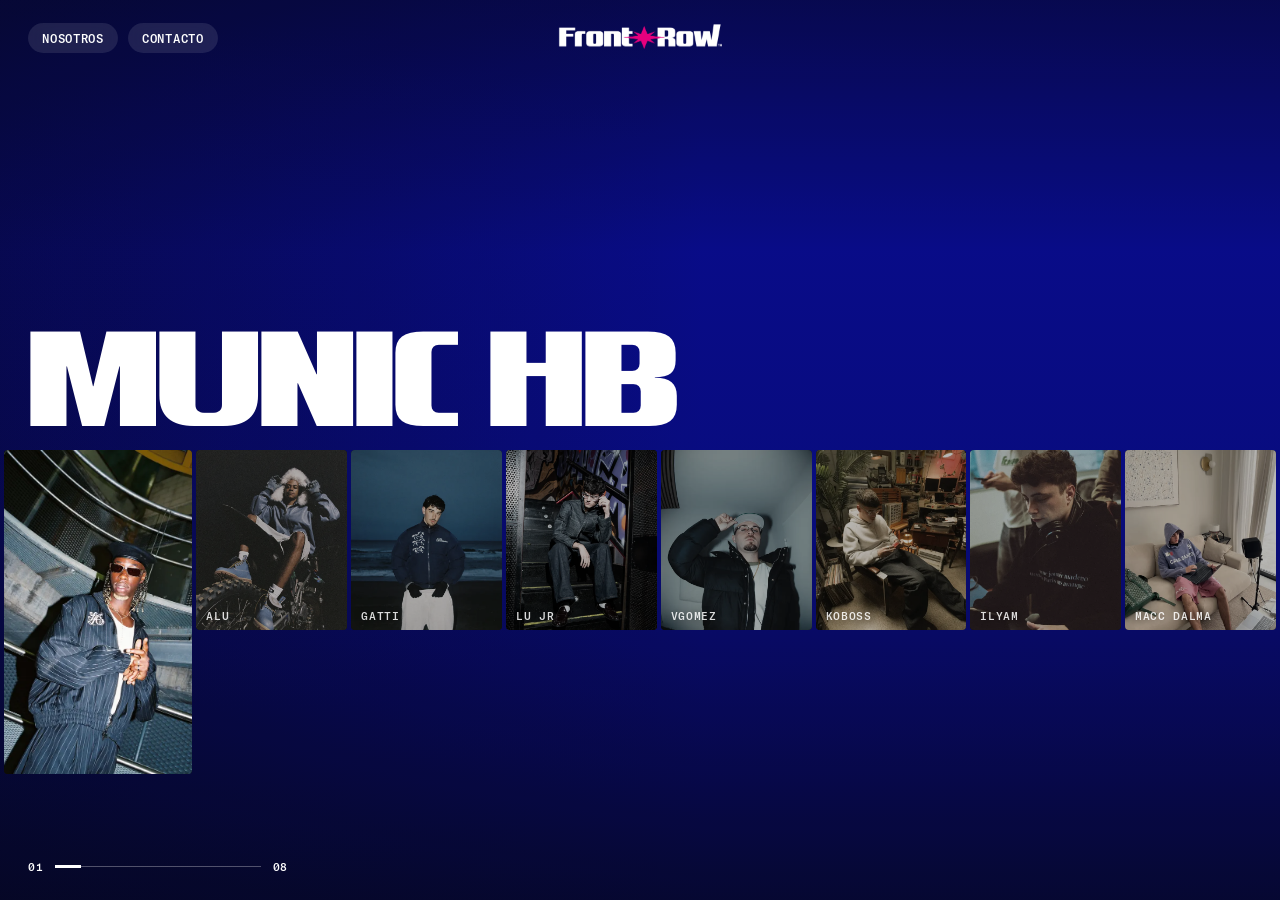
<file: index.html>
<!DOCTYPE html>
<html lang="es">
<head>
<meta charset="utf-8">
<meta name="viewport" content="width=device-width, initial-scale=1, viewport-fit=cover">
<title>Front Row Music</title>
<meta name="description" content="Management de artistas y productores. Munic HB, Alu, Gatti, Lu Jr, VGomez, Koboss, Ilyam y Macc Dalma.">
<meta property="og:title" content="Front Row Music">
<meta property="og:description" content="Management de artistas y productores. Munic HB, Alu, Gatti, Lu Jr, VGomez, Koboss, Ilyam y Macc Dalma.">
<meta property="og:image" content="https://frontrowmusic.es/assets/img/og.jpg">
<meta name="theme-color" content="#0B0F9E">
<link rel="icon" href="/favicon.png">
<link rel="preload" href="/assets/fonts/WTJazz-BoldExpanded.otf" as="font" type="font/otf" crossorigin>
<link rel="stylesheet" href="/assets/css/style.css?v=202611090210">
<link rel="preload" as="image" href="/assets/img/munic-hb.webp" media="(max-width:760px)">
</head>
<body class="home">
<div class="bg" aria-hidden="true">
  <img class="bg-img is-on" loading="lazy" src="/assets/img/munic-hb.webp" alt="" style="object-position:50% 36%;--mz:1;--mo:50% 100%">
  <img class="bg-img" alt="">
  <div class="bg-shade"></div>
</div>
<header class="top">
  <nav class="nav-l"><a class="pill" href="/nosotros/">Nosotros</a><a class="pill" href="/contacto/">Contacto</a></nav>
  <a class="logo" href="/" aria-label="Front Row Music, inicio"><img src="/assets/img/logo-blanco.png" alt="Front Row"></a>
</header>
<main class="stage">
  <div class="title">
    <h1 class="big-name" id="bigName">Munic HB</h1>
  </div>
  <nav class="strip" id="strip" aria-label="Artistas y productores">
    <a class="card is-active" href="/artistas/munic-hb/" data-i="0">
      <img src="/assets/img/munic-hb-thumb.webp" alt="Munic HB" style="object-position:50% 36%" width="560" height="840" fetchpriority="high">
      <span class="card-name">Munic HB</span>
    </a>
    <a class="card" href="/artistas/alu/" data-i="1">
      <img src="/assets/img/alu-thumb.webp" alt="Alu" style="object-position:50% 22%" width="560" height="840" loading="eager">
      <span class="card-name">Alu</span>
    </a>
    <a class="card" href="/artistas/gatti/" data-i="2">
      <img src="/assets/img/gatti-thumb.webp" alt="Gatti" style="object-position:50% 32%" width="560" height="840" loading="eager">
      <span class="card-name">Gatti</span>
    </a>
    <a class="card" href="/artistas/lu-jr/" data-i="3">
      <img src="/assets/img/lu-jr-thumb.webp" alt="Lu Jr" style="object-position:50% 22%" width="560" height="840" loading="eager">
      <span class="card-name">Lu Jr</span>
    </a>
    <a class="card" href="/artistas/vgomez/" data-i="4">
      <img src="/assets/img/vgomez-thumb.webp" alt="VGomez" style="object-position:50% 40%" width="560" height="840" loading="eager">
      <span class="card-name">VGomez</span>
    </a>
    <a class="card" href="/artistas/koboss/" data-i="5">
      <img src="/assets/img/koboss-thumb.webp" alt="Koboss" style="object-position:50% 48%" width="560" height="840" loading="eager">
      <span class="card-name">Koboss</span>
    </a>
    <a class="card" href="/artistas/ilyam/" data-i="6">
      <img src="/assets/img/ilyam-thumb.webp" alt="Ilyam" style="object-position:50% 25%" width="560" height="840" loading="eager">
      <span class="card-name">Ilyam</span>
    </a>
    <a class="card" href="/artistas/macc-dalma/" data-i="7">
      <img src="/assets/img/macc-dalma-thumb.webp" alt="Macc Dalma" style="object-position:50% 85%" width="560" height="840" loading="eager">
      <span class="card-name">Macc Dalma</span>
    </a>
  </nav>
  <div class="counter" aria-hidden="true"><span id="cNow">01</span><span class="bar"><i id="cBar"></i></span><span>08</span></div>
</main>
<script>window.FR=[{"slug": "munic-hb", "nombre": "Munic HB", "rol": "Artista", "anio": 2002, "lugar": "Sabadell", "pos": "50% 36%", "mz": 1, "mo": "50% 100%"}, {"slug": "alu", "nombre": "Alu", "rol": "Artista", "anio": 2002, "lugar": "Barcelona", "pos": "50% 22%", "mz": 1, "mo": "50% 100%"}, {"slug": "gatti", "nombre": "Gatti", "rol": "Artista", "anio": 2003, "lugar": "Mallorca", "pos": "50% 32%", "mz": 1.1, "mo": "50% 100%"}, {"slug": "lu-jr", "nombre": "Lu Jr", "rol": "Artista", "anio": 2003, "lugar": "Rota", "pos": "50% 22%", "mz": 1, "mo": "50% 100%"}, {"slug": "vgomez", "nombre": "VGomez", "rol": "Artista", "anio": 1998, "lugar": "Mallorca", "pos": "50% 40%", "mz": 1.25, "mo": "50% 100%"}, {"slug": "koboss", "nombre": "Koboss", "rol": "Productor", "anio": 2002, "lugar": "Mallorca", "pos": "50% 48%", "mz": 1, "mo": "50% 100%"}, {"slug": "ilyam", "nombre": "Ilyam", "rol": "Productor", "anio": 1999, "lugar": "Mallorca", "pos": "50% 25%", "mz": 1, "mo": "50% 100%"}, {"slug": "macc-dalma", "nombre": "Macc Dalma", "rol": "Productor", "anio": 2006, "lugar": "Málaga", "pos": "50% 85%", "mz": 1.5, "mo": "35% 100%"}];</script>
<script src="/assets/js/home.js?v=202611090210" defer></script>
</body>
</html>
</file>
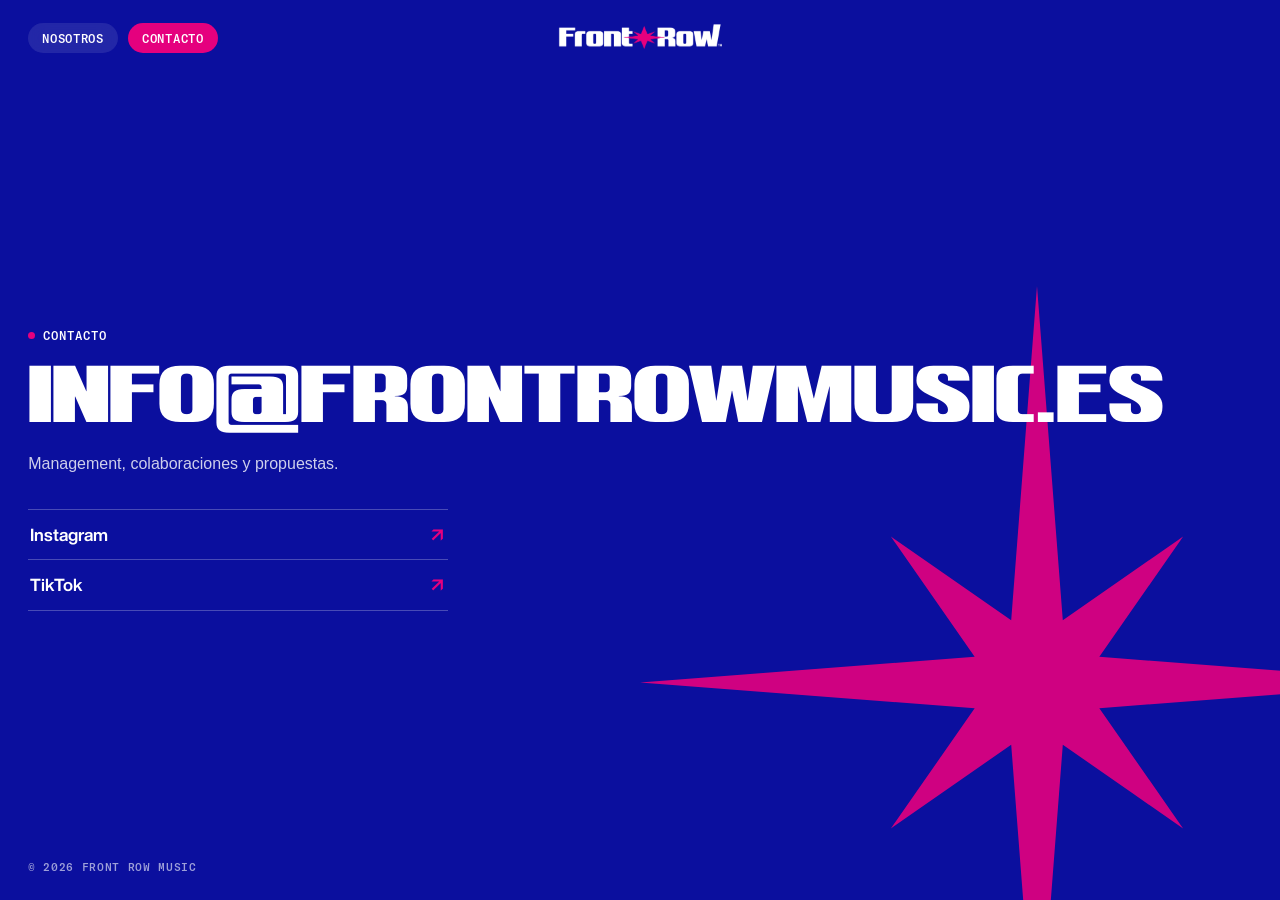
<file: contacto/index.html>
<!DOCTYPE html>
<html lang="es">
<head>
<meta charset="utf-8">
<meta name="viewport" content="width=device-width, initial-scale=1, viewport-fit=cover">
<title>Contacto · Front Row Music</title>
<meta name="description" content="Escríbenos a info@frontrowmusic.es.">
<meta property="og:title" content="Contacto · Front Row Music">
<meta property="og:description" content="Escríbenos a info@frontrowmusic.es.">
<meta property="og:image" content="https://frontrowmusic.es/assets/img/og.jpg">
<meta name="theme-color" content="#0B0F9E">
<link rel="icon" href="/favicon.png">
<link rel="preload" href="/assets/fonts/WTJazz-BoldExpanded.otf" as="font" type="font/otf" crossorigin>
<link rel="stylesheet" href="/assets/css/style.css?v=202611090210">
</head>
<body class="page contact">
<header class="top">
  <nav class="nav-l"><a class="pill" href="/nosotros/">Nosotros</a><a class="pill is-on" href="/contacto/">Contacto</a></nav>
  <a class="logo" href="/" aria-label="Front Row Music, inicio"><img src="/assets/img/logo-blanco.png" alt="Front Row"></a>
</header>
<img class="star-deco" src="/assets/img/estrella.svg" alt="" aria-hidden="true">
<main class="contact-wrap">
  <p class="role">Contacto</p>
  <a class="mail" href="mailto:info@frontrowmusic.es">info@frontrowmusic.es</a>
  <p class="contact-note">Management, colaboraciones y propuestas.</p>
  <nav class="links" aria-label="Redes de Front Row">
      <a class="link-row" href="https://www.instagram.com/frontrowmusic_/" target="_blank" rel="noopener">Instagram<span class="arr" aria-hidden="true">↗</span></a>
      <a class="link-row" href="https://www.tiktok.com/@frontrowmusic_/" target="_blank" rel="noopener">TikTok<span class="arr" aria-hidden="true">↗</span></a>
  </nav>
</main>
<footer class="foot">© 2026 Front Row Music</footer>
</body>
</html>
</file>
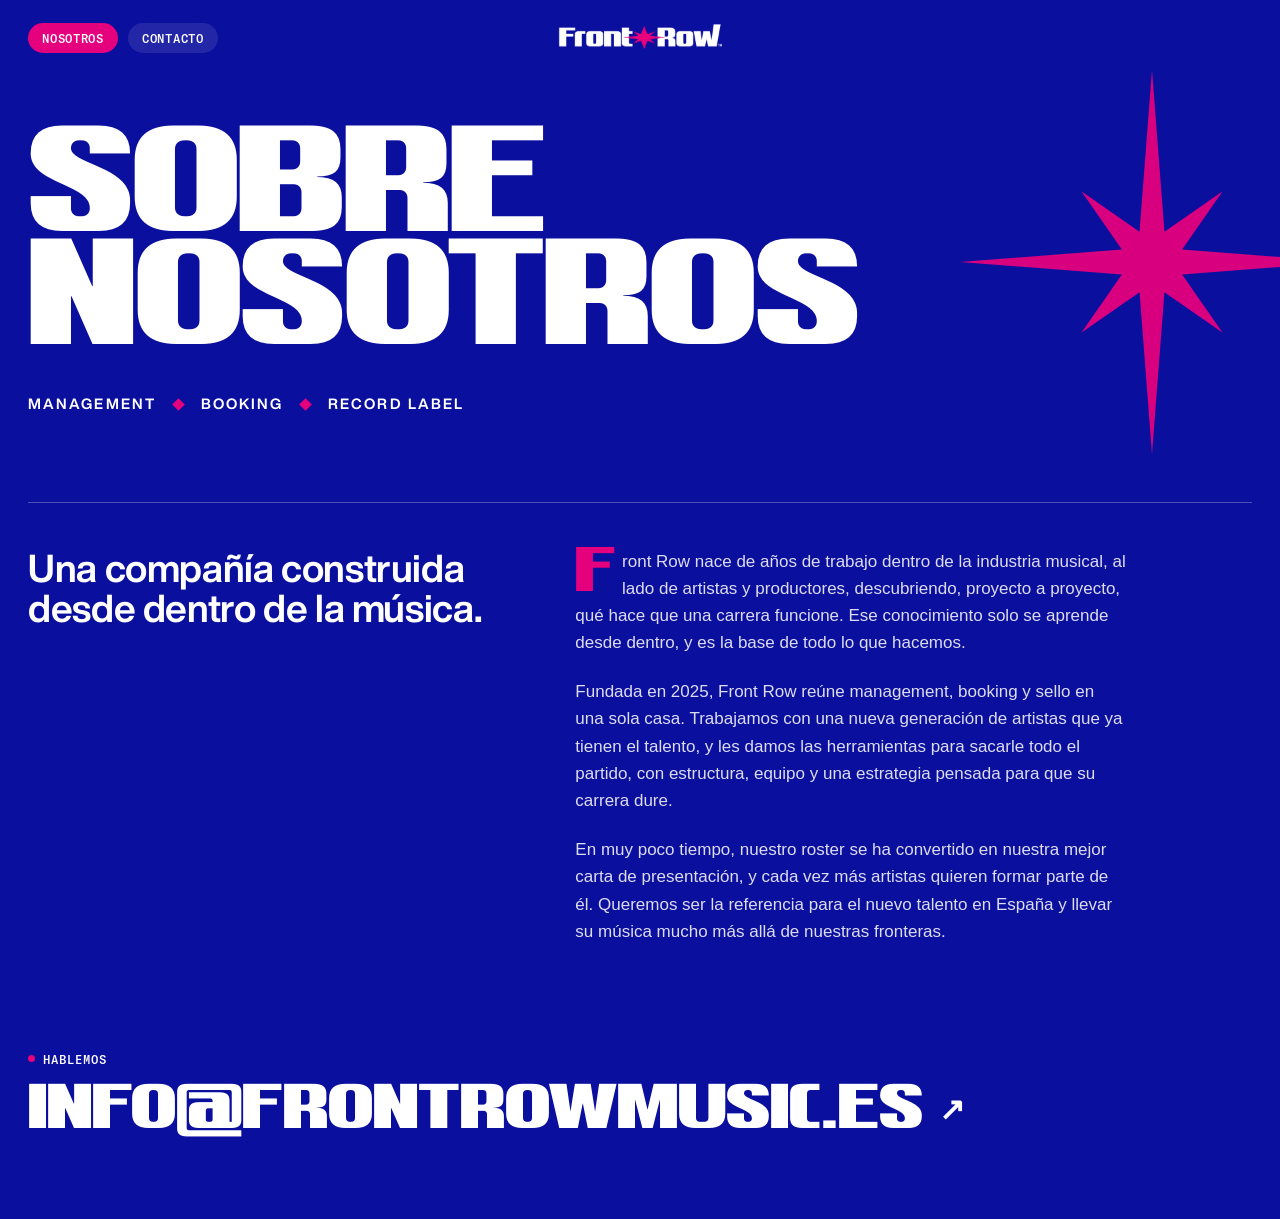
<file: nosotros/index.html>
<!DOCTYPE html>
<html lang="es">
<head>
<meta charset="utf-8">
<meta name="viewport" content="width=device-width, initial-scale=1, viewport-fit=cover">
<title>Sobre nosotros · Front Row Music</title>
<meta name="description" content="Front Row es una compañía de management, booking y sello discográfico fundada en 2025.">
<meta property="og:title" content="Sobre nosotros · Front Row Music">
<meta property="og:description" content="Front Row es una compañía de management, booking y sello discográfico fundada en 2025.">
<meta property="og:image" content="https://frontrowmusic.es/assets/img/og.jpg">
<meta name="theme-color" content="#0B0F9E">
<link rel="icon" href="/favicon.png">
<link rel="preload" href="/assets/fonts/WTJazz-BoldExpanded.otf" as="font" type="font/otf" crossorigin>
<link rel="stylesheet" href="/assets/css/style.css?v=202611090210">
</head>
<body class="page about">
<header class="top">
  <nav class="nav-l"><a class="pill is-on" href="/nosotros/">Nosotros</a><a class="pill" href="/contacto/">Contacto</a></nav>
  <a class="logo" href="/" aria-label="Front Row Music, inicio"><img src="/assets/img/logo-blanco.png" alt="Front Row"></a>
</header>
<img class="star-deco" src="/assets/img/estrella.svg" alt="" aria-hidden="true">
<main class="about-wrap">
  <header class="about-hero">
    <h1 class="about-title">Sobre<br>nosotros</h1>
    <p class="about-sub"><span>Management</span><i></i><span>Booking</span><i></i><span>Record label</span></p>
  </header>
  <div class="about-grid">
    <p class="about-lead">Una compañía construida desde dentro de la música.</p>
    <div class="about-body">
      <p class="about-p">Front Row nace de años de trabajo dentro de la industria musical, al lado de artistas y productores, descubriendo, proyecto a proyecto, qué hace que una carrera funcione. Ese conocimiento solo se aprende desde dentro, y es la base de todo lo que hacemos.</p>
      <p class="about-p">Fundada en 2025, Front Row reúne management, booking y sello en una sola casa. Trabajamos con una nueva generación de artistas que ya tienen el talento, y les damos las herramientas para sacarle todo el partido, con estructura, equipo y una estrategia pensada para que su carrera dure.</p>
      <p class="about-p">En muy poco tiempo, nuestro roster se ha convertido en nuestra mejor carta de presentación, y cada vez más artistas quieren formar parte de él. Queremos ser la referencia para el nuevo talento en España y llevar su música mucho más allá de nuestras fronteras.</p>
    </div>
  </div>
  <div class="about-cta">
    <p class="role">Hablemos</p>
    <a class="about-mail" href="mailto:info@frontrowmusic.es">info@frontrowmusic.es<span class="arr" aria-hidden="true">↗</span></a>
  </div>
</main>
</body>
</html>
</file>
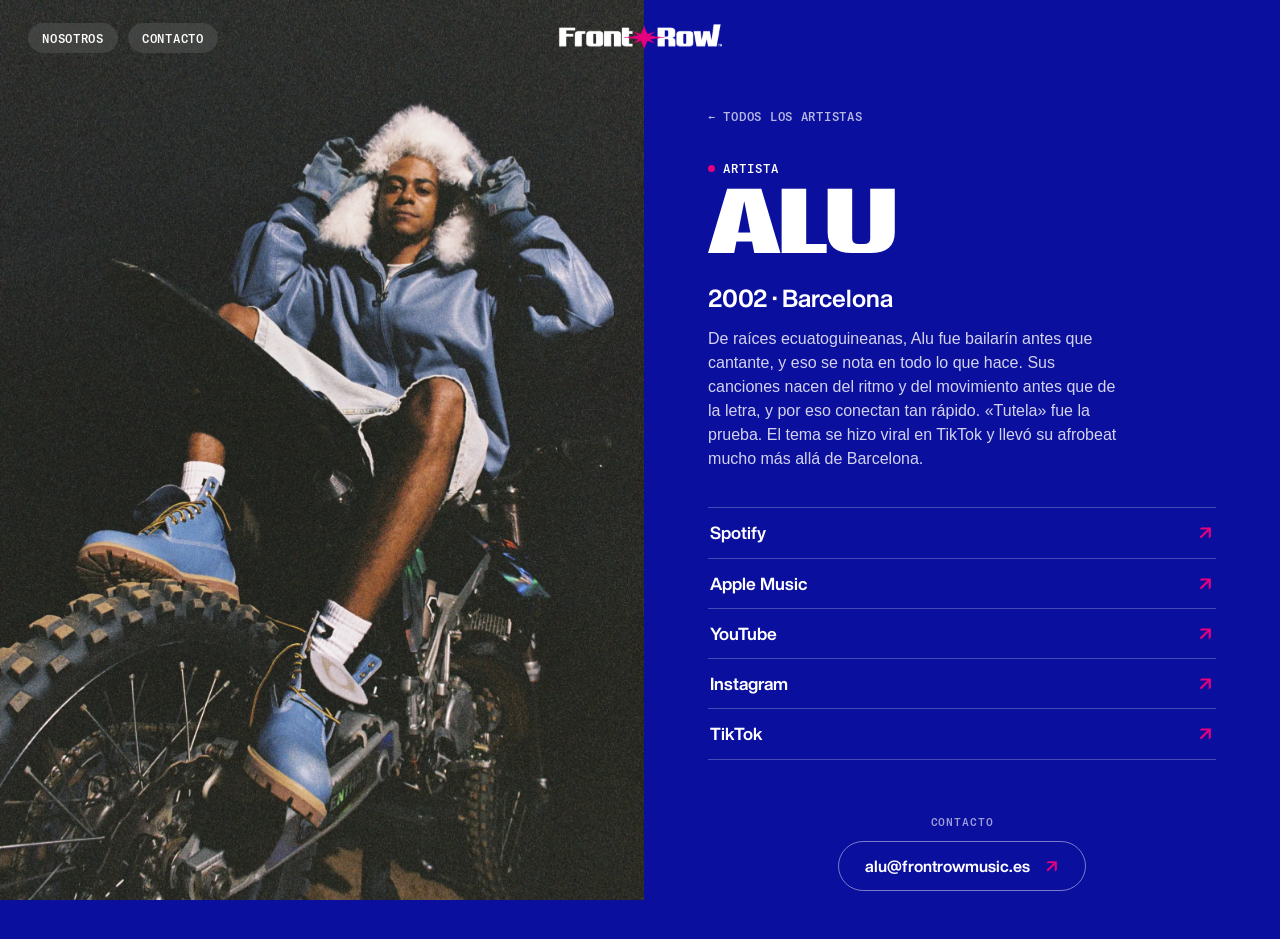
<file: artistas/alu/index.html>
<!DOCTYPE html>
<html lang="es">
<head>
<meta charset="utf-8">
<meta name="viewport" content="width=device-width, initial-scale=1, viewport-fit=cover">
<title>Alu · Front Row Music</title>
<meta name="description" content="De raíces ecuatoguineanas, Alu fue bailarín antes que cantante, y eso se nota en todo lo que hace. Sus canciones nacen del ritmo y del movimiento antes que de la letra, y por eso conectan tan rápido. «Tutela» fue la prueba. El tema se hizo viral en TikTok y llevó su afrobeat mucho más allá de Barcelona.">
<meta property="og:title" content="Alu · Front Row Music">
<meta property="og:description" content="De raíces ecuatoguineanas, Alu fue bailarín antes que cantante, y eso se nota en todo lo que hace. Sus canciones nacen del ritmo y del movimiento antes que de la letra, y por eso conectan tan rápido. «Tutela» fue la prueba. El tema se hizo viral en TikTok y llevó su afrobeat mucho más allá de Barcelona.">
<meta property="og:image" content="https://frontrowmusic.es/assets/img/og.jpg">
<meta name="theme-color" content="#0B0F9E">
<link rel="icon" href="/favicon.png">
<link rel="preload" href="/assets/fonts/WTJazz-BoldExpanded.otf" as="font" type="font/otf" crossorigin>
<link rel="stylesheet" href="/assets/css/style.css?v=202611090210">
<link rel="preload" as="image" href="/assets/img/alu.webp">
</head>
<body class="page artist">
<header class="top">
  <nav class="nav-l"><a class="pill" href="/nosotros/">Nosotros</a><a class="pill" href="/contacto/">Contacto</a></nav>
  <a class="logo" href="/" aria-label="Front Row Music, inicio"><img src="/assets/img/logo-blanco.png" alt="Front Row"></a>
</header>
<main class="artist-wrap">
  <figure class="artist-photo"><img src="/assets/img/alu.webp" alt="Alu" style="object-position:50% 22%"></figure>
  <section class="artist-info">
    <a class="back" href="/">← Todos los artistas</a>
    <p class="role">Artista</p>
    <h1 class="artist-name">Alu</h1>
    <p class="origin">2002 · Barcelona</p>
    <p class="desc">De raíces ecuatoguineanas, Alu fue bailarín antes que cantante, y eso se nota en todo lo que hace. Sus canciones nacen del ritmo y del movimiento antes que de la letra, y por eso conectan tan rápido. «Tutela» fue la prueba. El tema se hizo viral en TikTok y llevó su afrobeat mucho más allá de Barcelona.</p>
    <nav class="links" aria-label="Escuchar y seguir">
      <a class="link-row" href="https://open.spotify.com/artist/71dh3xf8unpaMDtik7HTKm" target="_blank" rel="noopener">Spotify<span class="arr" aria-hidden="true">↗</span></a>
      <a class="link-row" href="https://music.apple.com/es/artist/alu/1317158534" target="_blank" rel="noopener">Apple Music<span class="arr" aria-hidden="true">↗</span></a>
      <a class="link-row" href="https://www.youtube.com/@alu4681" target="_blank" rel="noopener">YouTube<span class="arr" aria-hidden="true">↗</span></a>
      <a class="link-row" href="https://www.instagram.com/alu.ngv/" target="_blank" rel="noopener">Instagram<span class="arr" aria-hidden="true">↗</span></a>
      <a class="link-row" href="https://www.tiktok.com/@alu.ngv" target="_blank" rel="noopener">TikTok<span class="arr" aria-hidden="true">↗</span></a>
    </nav>
    <footer class="artist-foot"><small>Contacto</small><a class="mail-pill" href="mailto:alu@frontrowmusic.es"><span>alu@frontrowmusic.es</span><span class="arr" aria-hidden="true">↗</span></a></footer>
  </section>
</main>
</body>
</html>
</file>
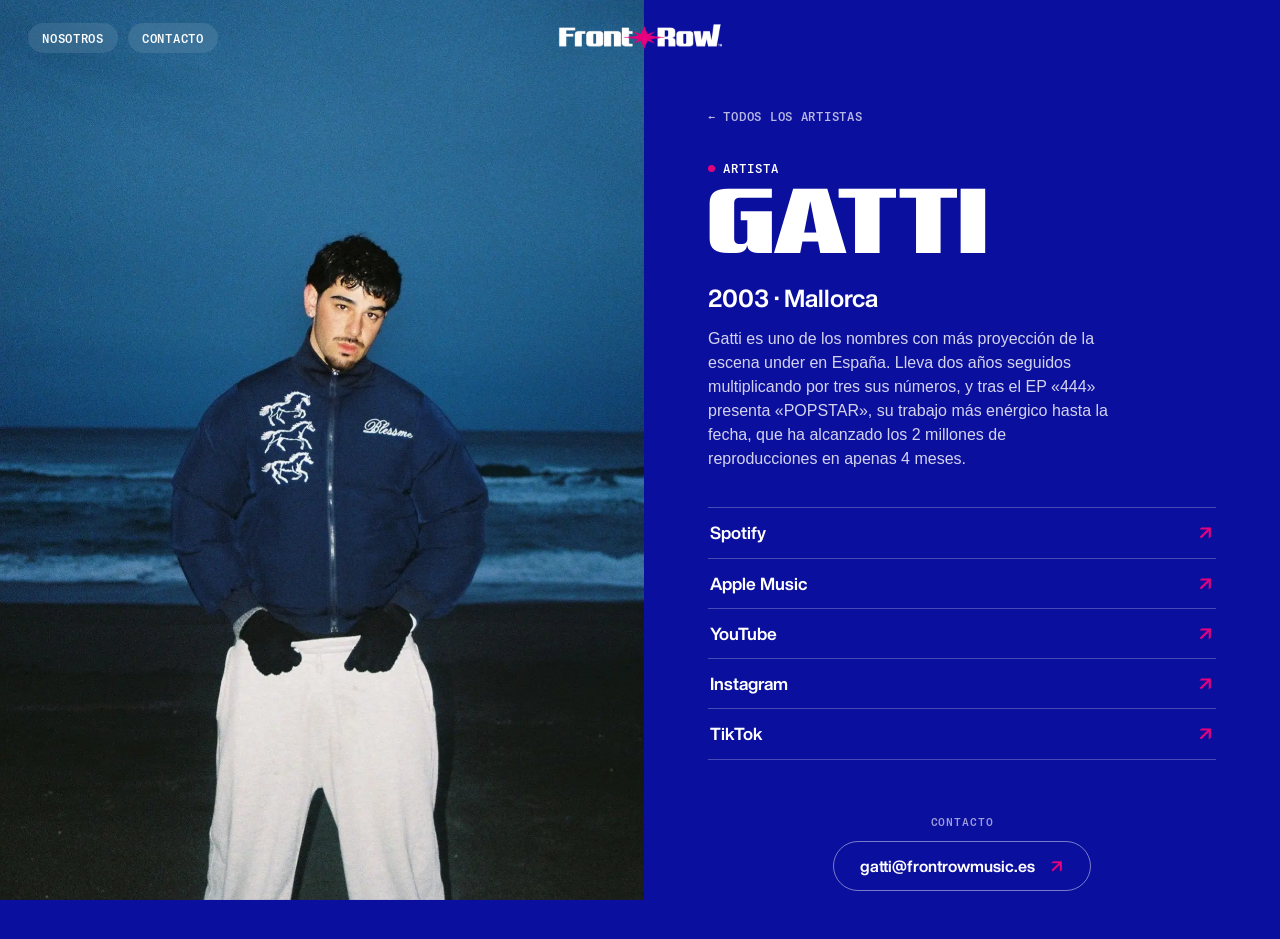
<file: artistas/gatti/index.html>
<!DOCTYPE html>
<html lang="es">
<head>
<meta charset="utf-8">
<meta name="viewport" content="width=device-width, initial-scale=1, viewport-fit=cover">
<title>Gatti · Front Row Music</title>
<meta name="description" content="Gatti es uno de los nombres con más proyección de la escena under en España. Lleva dos años seguidos multiplicando por tres sus números, y tras el EP «444» presenta «POPSTAR», su trabajo más enérgico hasta la fecha, que ha alcanzado los 2 millones de reproducciones en apenas 4 meses.">
<meta property="og:title" content="Gatti · Front Row Music">
<meta property="og:description" content="Gatti es uno de los nombres con más proyección de la escena under en España. Lleva dos años seguidos multiplicando por tres sus números, y tras el EP «444» presenta «POPSTAR», su trabajo más enérgico hasta la fecha, que ha alcanzado los 2 millones de reproducciones en apenas 4 meses.">
<meta property="og:image" content="https://frontrowmusic.es/assets/img/og.jpg">
<meta name="theme-color" content="#0B0F9E">
<link rel="icon" href="/favicon.png">
<link rel="preload" href="/assets/fonts/WTJazz-BoldExpanded.otf" as="font" type="font/otf" crossorigin>
<link rel="stylesheet" href="/assets/css/style.css?v=202611090210">
<link rel="preload" as="image" href="/assets/img/gatti.webp">
</head>
<body class="page artist">
<header class="top">
  <nav class="nav-l"><a class="pill" href="/nosotros/">Nosotros</a><a class="pill" href="/contacto/">Contacto</a></nav>
  <a class="logo" href="/" aria-label="Front Row Music, inicio"><img src="/assets/img/logo-blanco.png" alt="Front Row"></a>
</header>
<main class="artist-wrap">
  <figure class="artist-photo"><img src="/assets/img/gatti.webp" alt="Gatti" style="object-position:50% 32%"></figure>
  <section class="artist-info">
    <a class="back" href="/">← Todos los artistas</a>
    <p class="role">Artista</p>
    <h1 class="artist-name">Gatti</h1>
    <p class="origin">2003 · Mallorca</p>
    <p class="desc">Gatti es uno de los nombres con más proyección de la escena under en España. Lleva dos años seguidos multiplicando por tres sus números, y tras el EP «444» presenta «POPSTAR», su trabajo más enérgico hasta la fecha, que ha alcanzado los 2 millones de reproducciones en apenas 4 meses.</p>
    <nav class="links" aria-label="Escuchar y seguir">
      <a class="link-row" href="https://open.spotify.com/artist/5ZPltD0csqsDLzvV0JyeHa" target="_blank" rel="noopener">Spotify<span class="arr" aria-hidden="true">↗</span></a>
      <a class="link-row" href="https://music.apple.com/es/artist/gatti/1725837163" target="_blank" rel="noopener">Apple Music<span class="arr" aria-hidden="true">↗</span></a>
      <a class="link-row" href="https://www.youtube.com/@gordomelodico" target="_blank" rel="noopener">YouTube<span class="arr" aria-hidden="true">↗</span></a>
      <a class="link-row" href="https://www.instagram.com/gatti____/" target="_blank" rel="noopener">Instagram<span class="arr" aria-hidden="true">↗</span></a>
      <a class="link-row" href="https://www.tiktok.com/@gaaatti" target="_blank" rel="noopener">TikTok<span class="arr" aria-hidden="true">↗</span></a>
    </nav>
    <footer class="artist-foot"><small>Contacto</small><a class="mail-pill" href="mailto:gatti@frontrowmusic.es"><span>gatti@frontrowmusic.es</span><span class="arr" aria-hidden="true">↗</span></a></footer>
  </section>
</main>
</body>
</html>
</file>
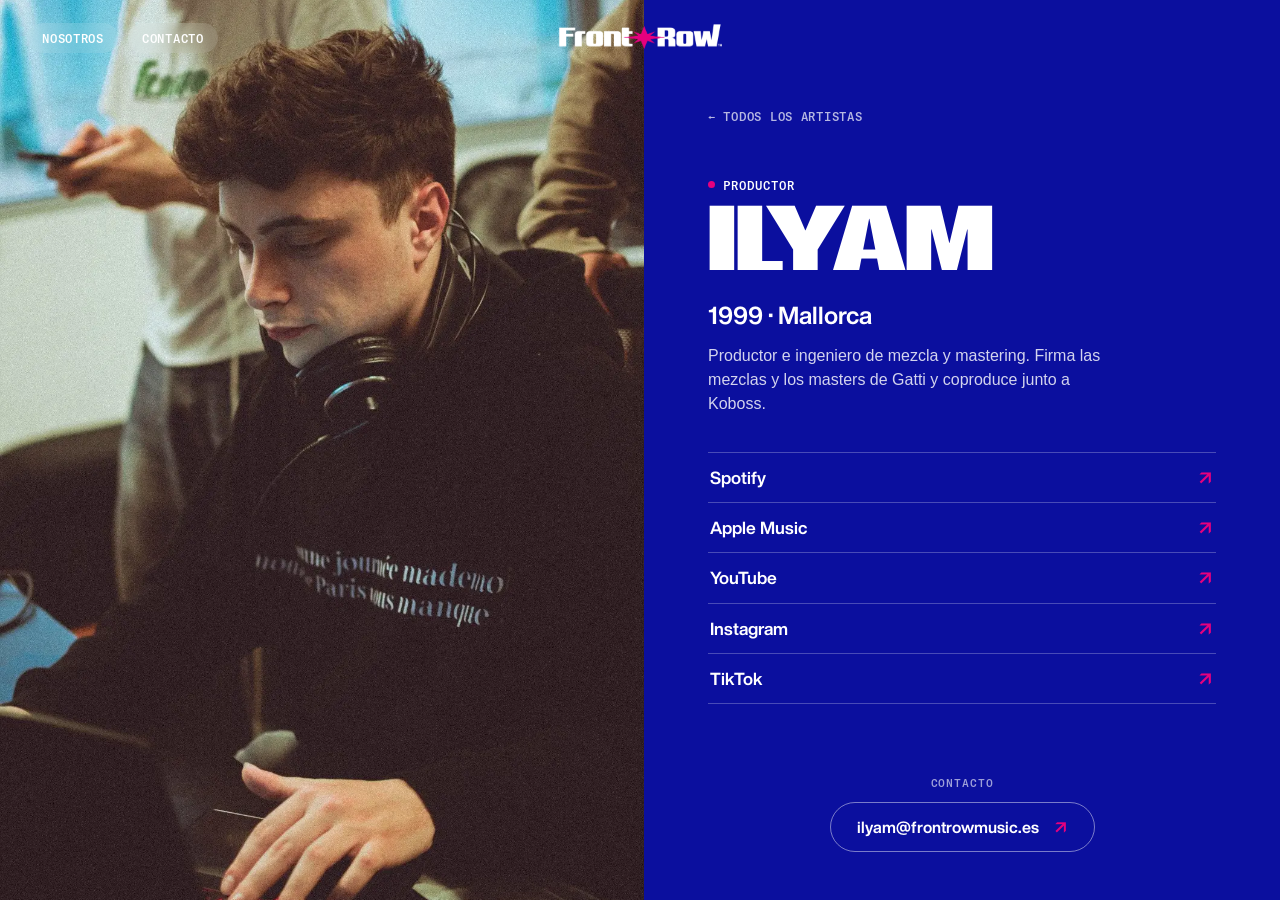
<file: artistas/ilyam/index.html>
<!DOCTYPE html>
<html lang="es">
<head>
<meta charset="utf-8">
<meta name="viewport" content="width=device-width, initial-scale=1, viewport-fit=cover">
<title>Ilyam · Front Row Music</title>
<meta name="description" content="Productor e ingeniero de mezcla y mastering. Firma las mezclas y los masters de Gatti y coproduce junto a Koboss.">
<meta property="og:title" content="Ilyam · Front Row Music">
<meta property="og:description" content="Productor e ingeniero de mezcla y mastering. Firma las mezclas y los masters de Gatti y coproduce junto a Koboss.">
<meta property="og:image" content="https://frontrowmusic.es/assets/img/og.jpg">
<meta name="theme-color" content="#0B0F9E">
<link rel="icon" href="/favicon.png">
<link rel="preload" href="/assets/fonts/WTJazz-BoldExpanded.otf" as="font" type="font/otf" crossorigin>
<link rel="stylesheet" href="/assets/css/style.css?v=202611090210">
<link rel="preload" as="image" href="/assets/img/ilyam.webp">
</head>
<body class="page artist">
<header class="top">
  <nav class="nav-l"><a class="pill" href="/nosotros/">Nosotros</a><a class="pill" href="/contacto/">Contacto</a></nav>
  <a class="logo" href="/" aria-label="Front Row Music, inicio"><img src="/assets/img/logo-blanco.png" alt="Front Row"></a>
</header>
<main class="artist-wrap">
  <figure class="artist-photo"><img src="/assets/img/ilyam.webp" alt="Ilyam" style="object-position:50% 25%"></figure>
  <section class="artist-info">
    <a class="back" href="/">← Todos los artistas</a>
    <p class="role">Productor</p>
    <h1 class="artist-name">Ilyam</h1>
    <p class="origin">1999 · Mallorca</p>
    <p class="desc">Productor e ingeniero de mezcla y mastering. Firma las mezclas y los masters de Gatti y coproduce junto a Koboss.</p>
    <nav class="links" aria-label="Escuchar y seguir">
      <a class="link-row" href="https://open.spotify.com/artist/1sAwBNwziwQTkKCyxsW5bQ" target="_blank" rel="noopener">Spotify<span class="arr" aria-hidden="true">↗</span></a>
      <a class="link-row" href="https://music.apple.com/es/artist/ilyam/1725837311" target="_blank" rel="noopener">Apple Music<span class="arr" aria-hidden="true">↗</span></a>
      <a class="link-row" href="https://www.youtube.com/@prodilyam" target="_blank" rel="noopener">YouTube<span class="arr" aria-hidden="true">↗</span></a>
      <a class="link-row" href="https://www.instagram.com/prodilyam/" target="_blank" rel="noopener">Instagram<span class="arr" aria-hidden="true">↗</span></a>
      <a class="link-row" href="https://www.tiktok.com/@prodilyam" target="_blank" rel="noopener">TikTok<span class="arr" aria-hidden="true">↗</span></a>
    </nav>
    <footer class="artist-foot"><small>Contacto</small><a class="mail-pill" href="mailto:ilyam@frontrowmusic.es"><span>ilyam@frontrowmusic.es</span><span class="arr" aria-hidden="true">↗</span></a></footer>
  </section>
</main>
</body>
</html>
</file>
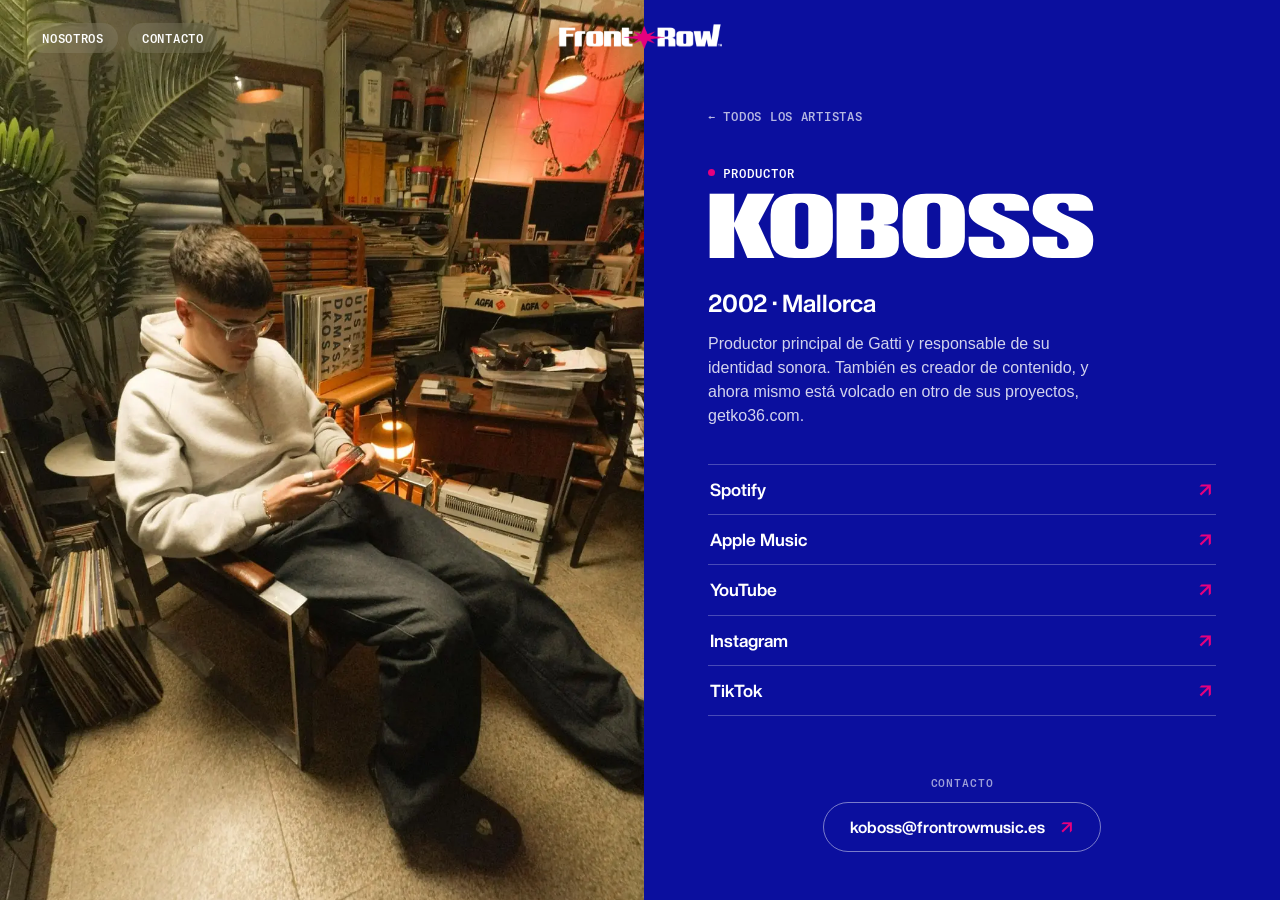
<file: artistas/koboss/index.html>
<!DOCTYPE html>
<html lang="es">
<head>
<meta charset="utf-8">
<meta name="viewport" content="width=device-width, initial-scale=1, viewport-fit=cover">
<title>Koboss · Front Row Music</title>
<meta name="description" content="Productor principal de Gatti y responsable de su identidad sonora. También es creador de contenido, y ahora mismo está volcado en otro de sus proyectos, getko36.com.">
<meta property="og:title" content="Koboss · Front Row Music">
<meta property="og:description" content="Productor principal de Gatti y responsable de su identidad sonora. También es creador de contenido, y ahora mismo está volcado en otro de sus proyectos, getko36.com.">
<meta property="og:image" content="https://frontrowmusic.es/assets/img/og.jpg">
<meta name="theme-color" content="#0B0F9E">
<link rel="icon" href="/favicon.png">
<link rel="preload" href="/assets/fonts/WTJazz-BoldExpanded.otf" as="font" type="font/otf" crossorigin>
<link rel="stylesheet" href="/assets/css/style.css?v=202611090210">
<link rel="preload" as="image" href="/assets/img/koboss.webp">
</head>
<body class="page artist">
<header class="top">
  <nav class="nav-l"><a class="pill" href="/nosotros/">Nosotros</a><a class="pill" href="/contacto/">Contacto</a></nav>
  <a class="logo" href="/" aria-label="Front Row Music, inicio"><img src="/assets/img/logo-blanco.png" alt="Front Row"></a>
</header>
<main class="artist-wrap">
  <figure class="artist-photo"><img src="/assets/img/koboss.webp" alt="Koboss" style="object-position:50% 48%"></figure>
  <section class="artist-info">
    <a class="back" href="/">← Todos los artistas</a>
    <p class="role">Productor</p>
    <h1 class="artist-name">Koboss</h1>
    <p class="origin">2002 · Mallorca</p>
    <p class="desc">Productor principal de Gatti y responsable de su identidad sonora. También es creador de contenido, y ahora mismo está volcado en otro de sus proyectos, <a href="https://getko36.com" target="_blank" rel="noopener">getko36.com</a>.</p>
    <nav class="links" aria-label="Escuchar y seguir">
      <a class="link-row" href="https://open.spotify.com/artist/7mKjPgIt886u817AfpS9Mq" target="_blank" rel="noopener">Spotify<span class="arr" aria-hidden="true">↗</span></a>
      <a class="link-row" href="https://music.apple.com/es/artist/koboss-beats/1557032424" target="_blank" rel="noopener">Apple Music<span class="arr" aria-hidden="true">↗</span></a>
      <a class="link-row" href="https://www.youtube.com/@koboss_" target="_blank" rel="noopener">YouTube<span class="arr" aria-hidden="true">↗</span></a>
      <a class="link-row" href="https://www.instagram.com/kobossbeats/" target="_blank" rel="noopener">Instagram<span class="arr" aria-hidden="true">↗</span></a>
      <a class="link-row" href="https://www.tiktok.com/@kobossbeats" target="_blank" rel="noopener">TikTok<span class="arr" aria-hidden="true">↗</span></a>
    </nav>
    <footer class="artist-foot"><small>Contacto</small><a class="mail-pill" href="mailto:koboss@frontrowmusic.es"><span>koboss@frontrowmusic.es</span><span class="arr" aria-hidden="true">↗</span></a></footer>
  </section>
</main>
</body>
</html>
</file>
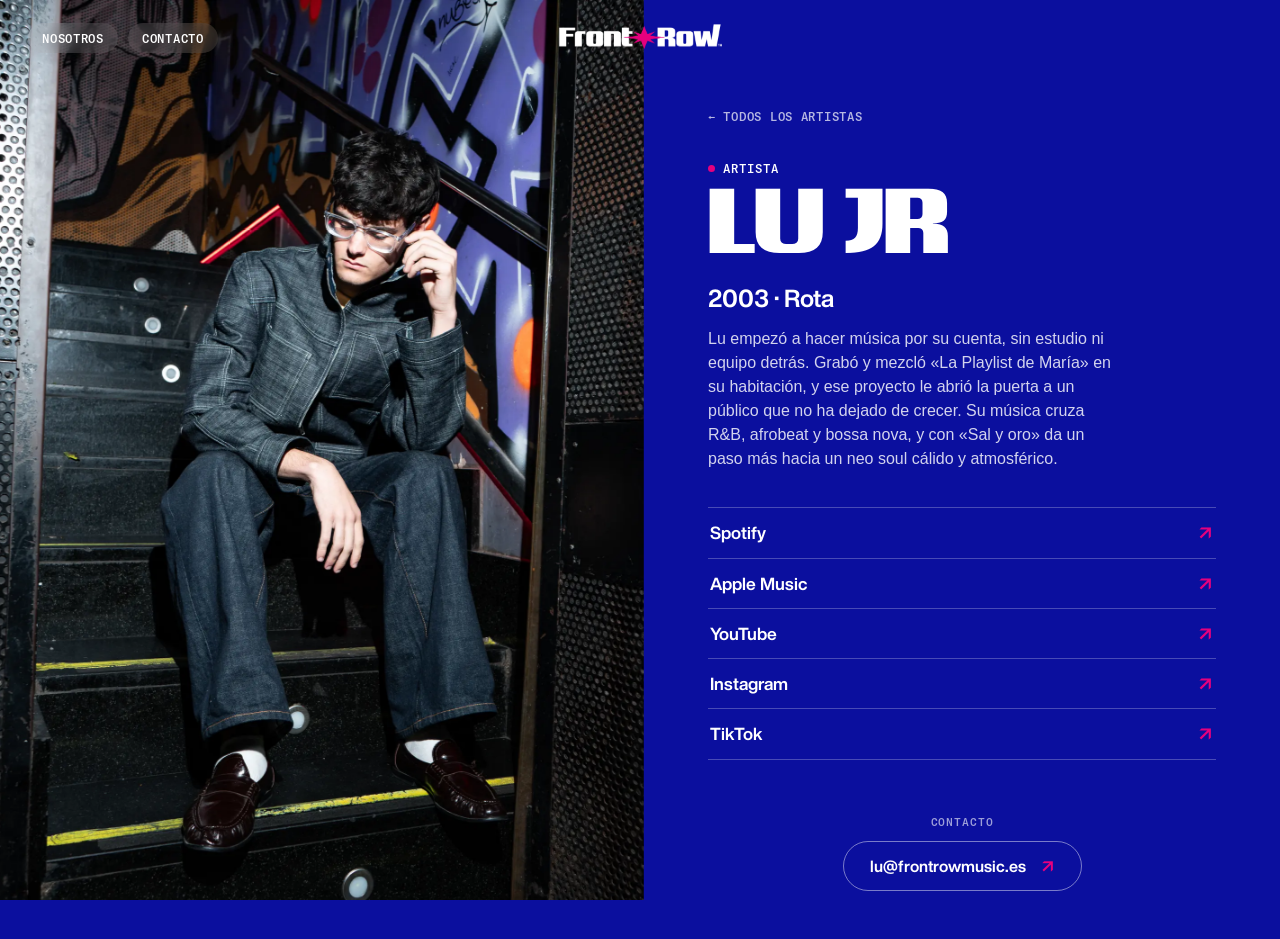
<file: artistas/lu-jr/index.html>
<!DOCTYPE html>
<html lang="es">
<head>
<meta charset="utf-8">
<meta name="viewport" content="width=device-width, initial-scale=1, viewport-fit=cover">
<title>Lu Jr · Front Row Music</title>
<meta name="description" content="Lu empezó a hacer música por su cuenta, sin estudio ni equipo detrás. Grabó y mezcló «La Playlist de María» en su habitación, y ese proyecto le abrió la puerta a un público que no ha dejado de crecer. Su música cruza R&amp;B, afrobeat y bossa nova, y con «Sal y oro» da un paso más hacia un neo soul cálido y atmosférico.">
<meta property="og:title" content="Lu Jr · Front Row Music">
<meta property="og:description" content="Lu empezó a hacer música por su cuenta, sin estudio ni equipo detrás. Grabó y mezcló «La Playlist de María» en su habitación, y ese proyecto le abrió la puerta a un público que no ha dejado de crecer. Su música cruza R&amp;B, afrobeat y bossa nova, y con «Sal y oro» da un paso más hacia un neo soul cálido y atmosférico.">
<meta property="og:image" content="https://frontrowmusic.es/assets/img/og.jpg">
<meta name="theme-color" content="#0B0F9E">
<link rel="icon" href="/favicon.png">
<link rel="preload" href="/assets/fonts/WTJazz-BoldExpanded.otf" as="font" type="font/otf" crossorigin>
<link rel="stylesheet" href="/assets/css/style.css?v=202611090210">
<link rel="preload" as="image" href="/assets/img/lu-jr.webp">
</head>
<body class="page artist">
<header class="top">
  <nav class="nav-l"><a class="pill" href="/nosotros/">Nosotros</a><a class="pill" href="/contacto/">Contacto</a></nav>
  <a class="logo" href="/" aria-label="Front Row Music, inicio"><img src="/assets/img/logo-blanco.png" alt="Front Row"></a>
</header>
<main class="artist-wrap">
  <figure class="artist-photo"><img src="/assets/img/lu-jr.webp" alt="Lu Jr" style="object-position:50% 22%"></figure>
  <section class="artist-info">
    <a class="back" href="/">← Todos los artistas</a>
    <p class="role">Artista</p>
    <h1 class="artist-name">Lu Jr</h1>
    <p class="origin">2003 · Rota</p>
    <p class="desc">Lu empezó a hacer música por su cuenta, sin estudio ni equipo detrás. Grabó y mezcló «La Playlist de María» en su habitación, y ese proyecto le abrió la puerta a un público que no ha dejado de crecer. Su música cruza R&amp;B, afrobeat y bossa nova, y con «Sal y oro» da un paso más hacia un neo soul cálido y atmosférico.</p>
    <nav class="links" aria-label="Escuchar y seguir">
      <a class="link-row" href="https://open.spotify.com/artist/3m5taQJA0Sk5Iw5kolJD5u" target="_blank" rel="noopener">Spotify<span class="arr" aria-hidden="true">↗</span></a>
      <a class="link-row" href="https://music.apple.com/es/artist/lu-jr/1680079156" target="_blank" rel="noopener">Apple Music<span class="arr" aria-hidden="true">↗</span></a>
      <a class="link-row" href="https://www.youtube.com/channel/UCyhoVhzw02VB4iCbOht_ryA" target="_blank" rel="noopener">YouTube<span class="arr" aria-hidden="true">↗</span></a>
      <a class="link-row" href="https://www.instagram.com/lujotaerre/" target="_blank" rel="noopener">Instagram<span class="arr" aria-hidden="true">↗</span></a>
      <a class="link-row" href="https://www.tiktok.com/@lujotaerre" target="_blank" rel="noopener">TikTok<span class="arr" aria-hidden="true">↗</span></a>
    </nav>
    <footer class="artist-foot"><small>Contacto</small><a class="mail-pill" href="mailto:lu@frontrowmusic.es"><span>lu@frontrowmusic.es</span><span class="arr" aria-hidden="true">↗</span></a></footer>
  </section>
</main>
</body>
</html>
</file>
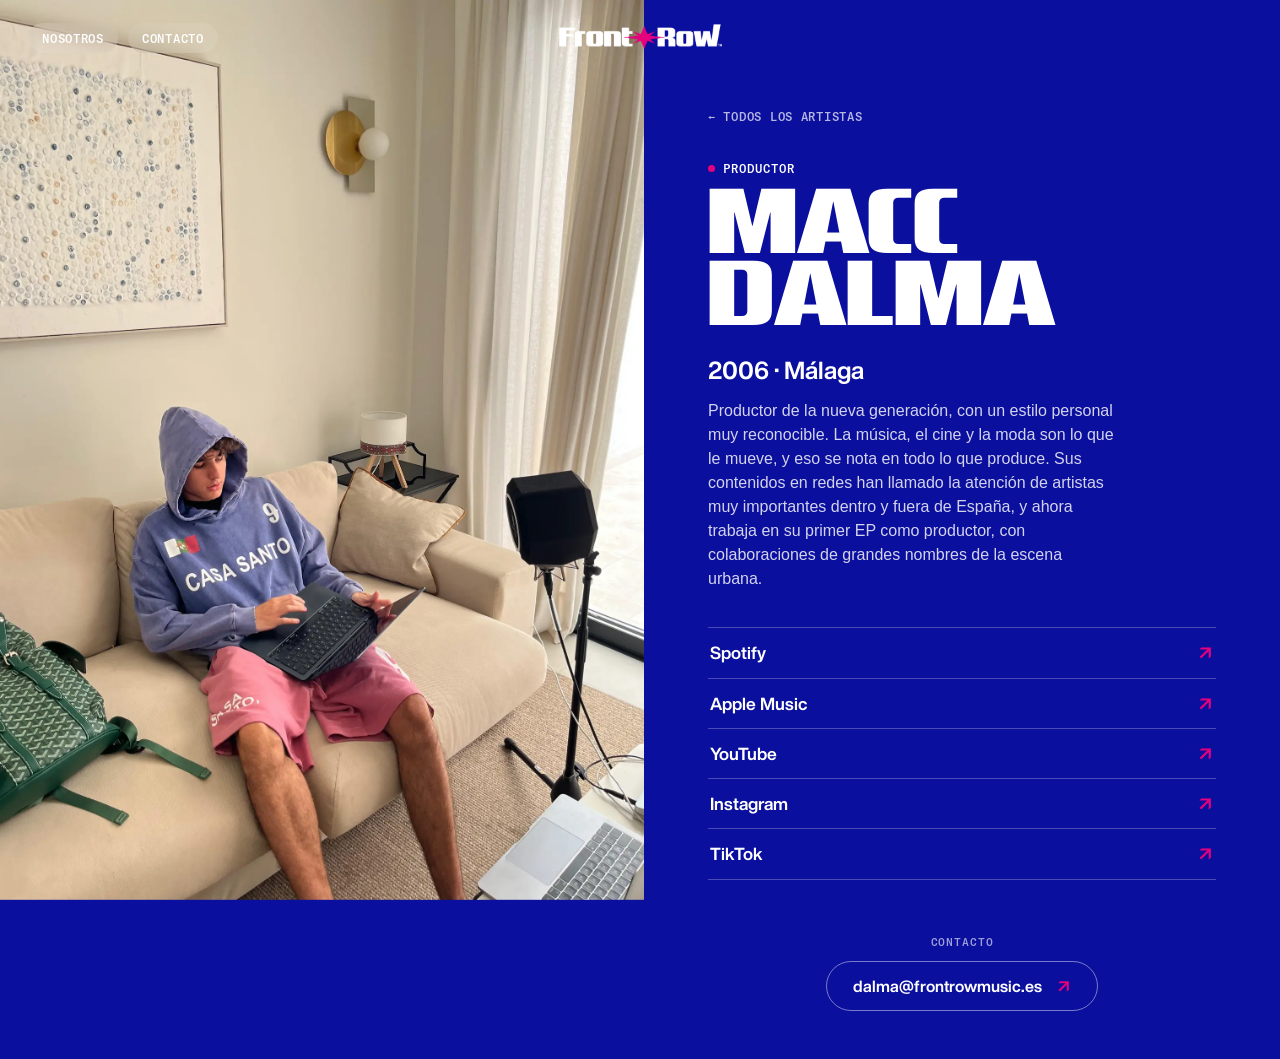
<file: artistas/macc-dalma/index.html>
<!DOCTYPE html>
<html lang="es">
<head>
<meta charset="utf-8">
<meta name="viewport" content="width=device-width, initial-scale=1, viewport-fit=cover">
<title>Macc Dalma · Front Row Music</title>
<meta name="description" content="Productor de la nueva generación, con un estilo personal muy reconocible. La música, el cine y la moda son lo que le mueve, y eso se nota en todo lo que produce. Sus contenidos en redes han llamado la atención de artistas muy importantes dentro y fuera de España, y ahora trabaja en su primer EP como productor, con colaboraciones de grandes nombres de la escena urbana.">
<meta property="og:title" content="Macc Dalma · Front Row Music">
<meta property="og:description" content="Productor de la nueva generación, con un estilo personal muy reconocible. La música, el cine y la moda son lo que le mueve, y eso se nota en todo lo que produce. Sus contenidos en redes han llamado la atención de artistas muy importantes dentro y fuera de España, y ahora trabaja en su primer EP como productor, con colaboraciones de grandes nombres de la escena urbana.">
<meta property="og:image" content="https://frontrowmusic.es/assets/img/og.jpg">
<meta name="theme-color" content="#0B0F9E">
<link rel="icon" href="/favicon.png">
<link rel="preload" href="/assets/fonts/WTJazz-BoldExpanded.otf" as="font" type="font/otf" crossorigin>
<link rel="stylesheet" href="/assets/css/style.css?v=202611090210">
<link rel="preload" as="image" href="/assets/img/macc-dalma.webp">
</head>
<body class="page artist">
<header class="top">
  <nav class="nav-l"><a class="pill" href="/nosotros/">Nosotros</a><a class="pill" href="/contacto/">Contacto</a></nav>
  <a class="logo" href="/" aria-label="Front Row Music, inicio"><img src="/assets/img/logo-blanco.png" alt="Front Row"></a>
</header>
<main class="artist-wrap">
  <figure class="artist-photo"><img src="/assets/img/macc-dalma.webp" alt="Macc Dalma" style="object-position:50% 85%"></figure>
  <section class="artist-info">
    <a class="back" href="/">← Todos los artistas</a>
    <p class="role">Productor</p>
    <h1 class="artist-name">Macc Dalma</h1>
    <p class="origin">2006 · Málaga</p>
    <p class="desc">Productor de la nueva generación, con un estilo personal muy reconocible. La música, el cine y la moda son lo que le mueve, y eso se nota en todo lo que produce. Sus contenidos en redes han llamado la atención de artistas muy importantes dentro y fuera de España, y ahora trabaja en su primer EP como productor, con colaboraciones de grandes nombres de la escena urbana.</p>
    <nav class="links" aria-label="Escuchar y seguir">
      <a class="link-row" href="https://open.spotify.com/artist/5pITW5klRTEPrR6RHhmul4" target="_blank" rel="noopener">Spotify<span class="arr" aria-hidden="true">↗</span></a>
      <a class="link-row" href="https://music.apple.com/es/artist/macc-dalma/1882067039" target="_blank" rel="noopener">Apple Music<span class="arr" aria-hidden="true">↗</span></a>
      <a class="link-row" href="https://www.youtube.com/channel/UCQh-3IbhZdsUreeHFPSzgpg" target="_blank" rel="noopener">YouTube<span class="arr" aria-hidden="true">↗</span></a>
      <a class="link-row" href="https://www.instagram.com/maccdalma/" target="_blank" rel="noopener">Instagram<span class="arr" aria-hidden="true">↗</span></a>
      <a class="link-row" href="https://www.tiktok.com/@maccdalma" target="_blank" rel="noopener">TikTok<span class="arr" aria-hidden="true">↗</span></a>
    </nav>
    <footer class="artist-foot"><small>Contacto</small><a class="mail-pill" href="mailto:dalma@frontrowmusic.es"><span>dalma@frontrowmusic.es</span><span class="arr" aria-hidden="true">↗</span></a></footer>
  </section>
</main>
</body>
</html>
</file>
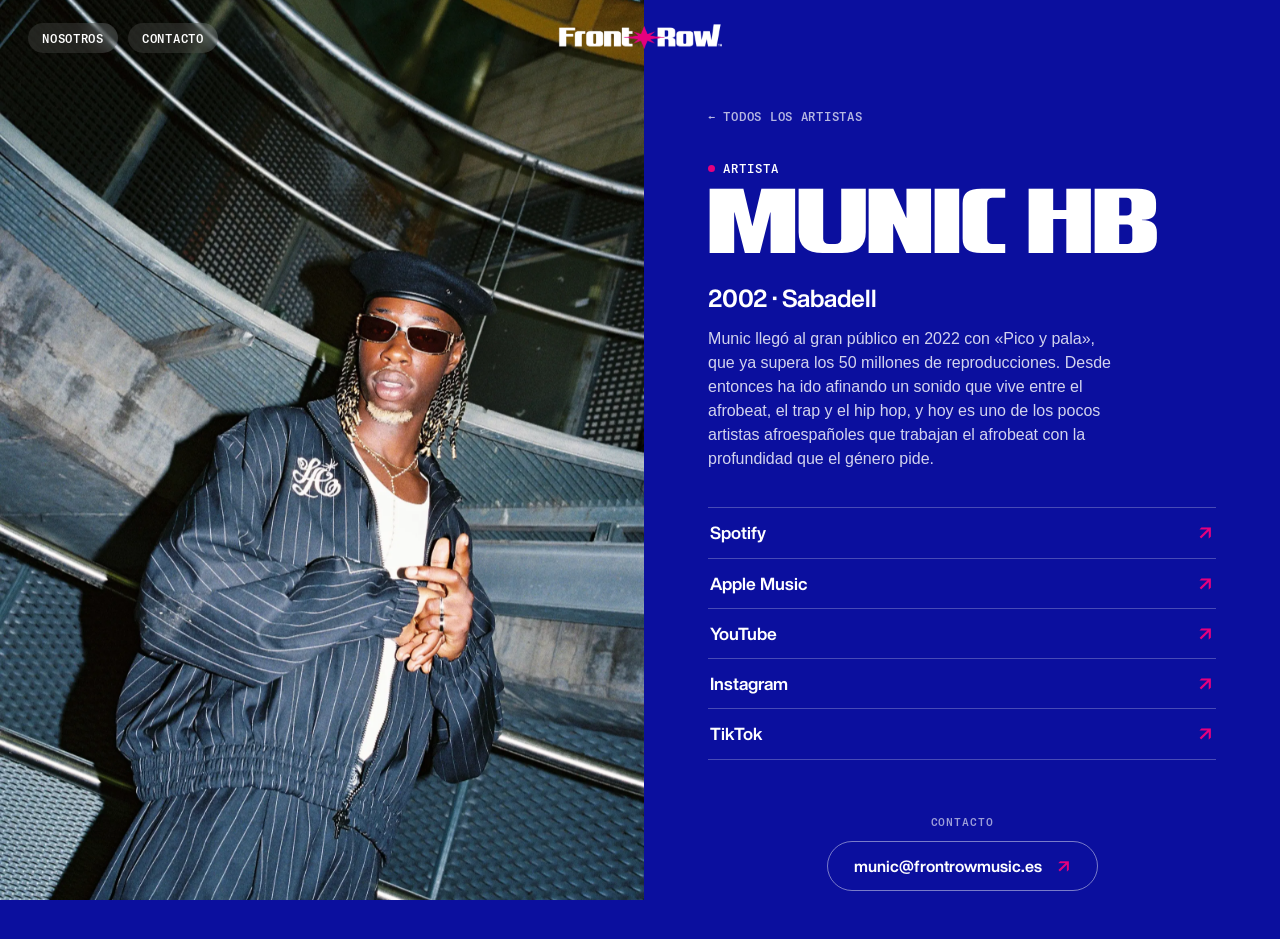
<file: artistas/munic-hb/index.html>
<!DOCTYPE html>
<html lang="es">
<head>
<meta charset="utf-8">
<meta name="viewport" content="width=device-width, initial-scale=1, viewport-fit=cover">
<title>Munic HB · Front Row Music</title>
<meta name="description" content="Munic llegó al gran público en 2022 con «Pico y pala», que ya supera los 50 millones de reproducciones. Desde entonces ha ido afinando un sonido que vive entre el afrobeat, el trap y el hip hop, y hoy es uno de los pocos artistas afroespañoles que trabajan el afrobeat con la profundidad que el género pide.">
<meta property="og:title" content="Munic HB · Front Row Music">
<meta property="og:description" content="Munic llegó al gran público en 2022 con «Pico y pala», que ya supera los 50 millones de reproducciones. Desde entonces ha ido afinando un sonido que vive entre el afrobeat, el trap y el hip hop, y hoy es uno de los pocos artistas afroespañoles que trabajan el afrobeat con la profundidad que el género pide.">
<meta property="og:image" content="https://frontrowmusic.es/assets/img/og.jpg">
<meta name="theme-color" content="#0B0F9E">
<link rel="icon" href="/favicon.png">
<link rel="preload" href="/assets/fonts/WTJazz-BoldExpanded.otf" as="font" type="font/otf" crossorigin>
<link rel="stylesheet" href="/assets/css/style.css?v=202611090210">
<link rel="preload" as="image" href="/assets/img/munic-hb.webp">
</head>
<body class="page artist">
<header class="top">
  <nav class="nav-l"><a class="pill" href="/nosotros/">Nosotros</a><a class="pill" href="/contacto/">Contacto</a></nav>
  <a class="logo" href="/" aria-label="Front Row Music, inicio"><img src="/assets/img/logo-blanco.png" alt="Front Row"></a>
</header>
<main class="artist-wrap">
  <figure class="artist-photo"><img src="/assets/img/munic-hb.webp" alt="Munic HB" style="object-position:50% 36%"></figure>
  <section class="artist-info">
    <a class="back" href="/">← Todos los artistas</a>
    <p class="role">Artista</p>
    <h1 class="artist-name">Munic HB</h1>
    <p class="origin">2002 · Sabadell</p>
    <p class="desc">Munic llegó al gran público en 2022 con «Pico y pala», que ya supera los 50 millones de reproducciones. Desde entonces ha ido afinando un sonido que vive entre el afrobeat, el trap y el hip hop, y hoy es uno de los pocos artistas afroespañoles que trabajan el afrobeat con la profundidad que el género pide.</p>
    <nav class="links" aria-label="Escuchar y seguir">
      <a class="link-row" href="https://open.spotify.com/artist/28oQ6vi1R2m9mdSBnsAkUQ" target="_blank" rel="noopener">Spotify<span class="arr" aria-hidden="true">↗</span></a>
      <a class="link-row" href="https://music.apple.com/es/artist/munic-hb/1542670907" target="_blank" rel="noopener">Apple Music<span class="arr" aria-hidden="true">↗</span></a>
      <a class="link-row" href="https://www.youtube.com/channel/UC3cvqlS5U6meZxthdl6G2oQ" target="_blank" rel="noopener">YouTube<span class="arr" aria-hidden="true">↗</span></a>
      <a class="link-row" href="https://www.instagram.com/munic_hb/" target="_blank" rel="noopener">Instagram<span class="arr" aria-hidden="true">↗</span></a>
      <a class="link-row" href="https://www.tiktok.com/@munic_hb" target="_blank" rel="noopener">TikTok<span class="arr" aria-hidden="true">↗</span></a>
    </nav>
    <footer class="artist-foot"><small>Contacto</small><a class="mail-pill" href="mailto:munic@frontrowmusic.es"><span>munic@frontrowmusic.es</span><span class="arr" aria-hidden="true">↗</span></a></footer>
  </section>
</main>
</body>
</html>
</file>
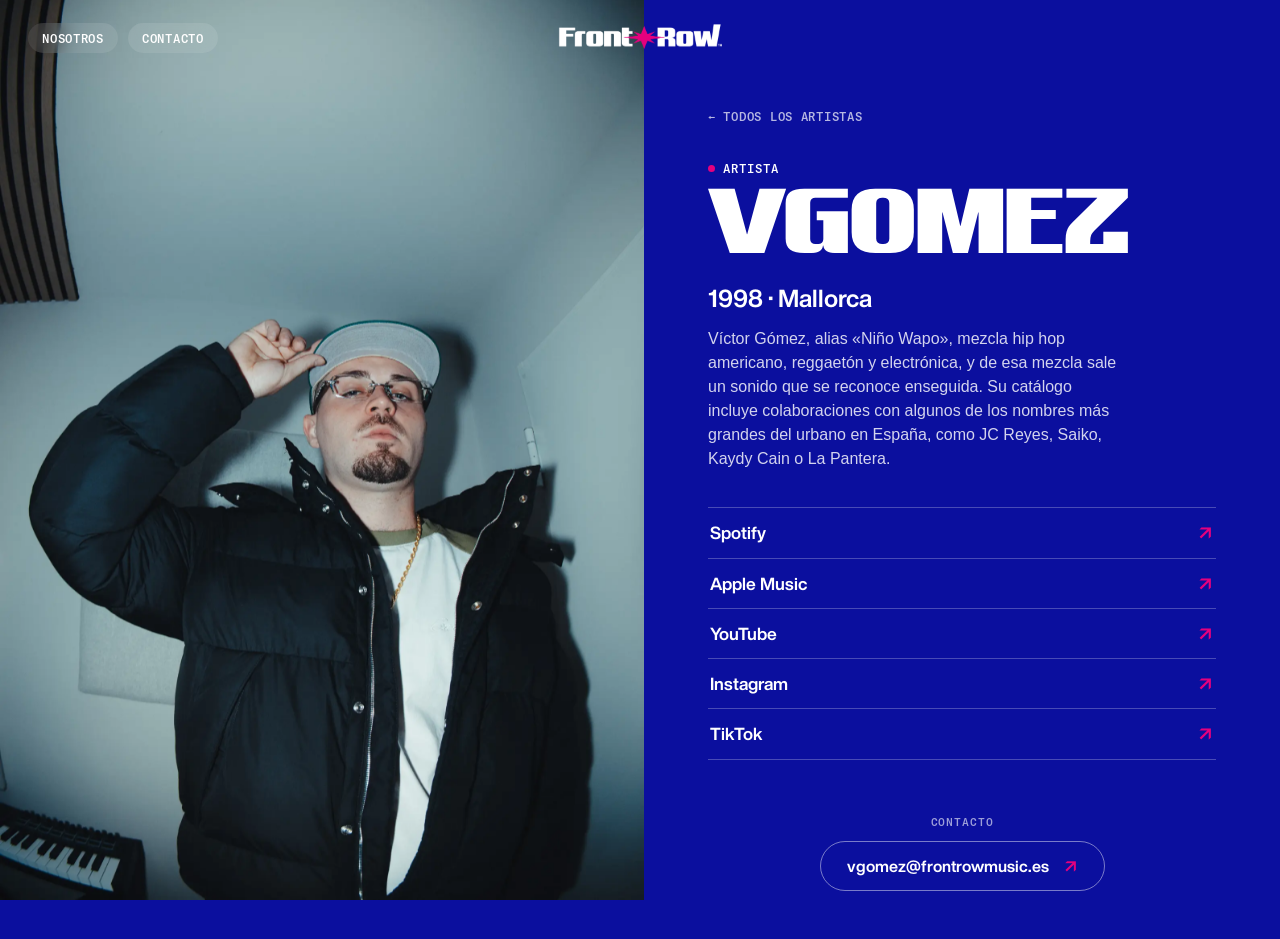
<file: artistas/vgomez/index.html>
<!DOCTYPE html>
<html lang="es">
<head>
<meta charset="utf-8">
<meta name="viewport" content="width=device-width, initial-scale=1, viewport-fit=cover">
<title>VGomez · Front Row Music</title>
<meta name="description" content="Víctor Gómez, alias «Niño Wapo», mezcla hip hop americano, reggaetón y electrónica, y de esa mezcla sale un sonido que se reconoce enseguida. Su catálogo incluye colaboraciones con algunos de los nombres más grandes del urbano en España, como JC Reyes, Saiko, Kaydy Cain o La Pantera.">
<meta property="og:title" content="VGomez · Front Row Music">
<meta property="og:description" content="Víctor Gómez, alias «Niño Wapo», mezcla hip hop americano, reggaetón y electrónica, y de esa mezcla sale un sonido que se reconoce enseguida. Su catálogo incluye colaboraciones con algunos de los nombres más grandes del urbano en España, como JC Reyes, Saiko, Kaydy Cain o La Pantera.">
<meta property="og:image" content="https://frontrowmusic.es/assets/img/og.jpg">
<meta name="theme-color" content="#0B0F9E">
<link rel="icon" href="/favicon.png">
<link rel="preload" href="/assets/fonts/WTJazz-BoldExpanded.otf" as="font" type="font/otf" crossorigin>
<link rel="stylesheet" href="/assets/css/style.css?v=202611090210">
<link rel="preload" as="image" href="/assets/img/vgomez.webp">
</head>
<body class="page artist">
<header class="top">
  <nav class="nav-l"><a class="pill" href="/nosotros/">Nosotros</a><a class="pill" href="/contacto/">Contacto</a></nav>
  <a class="logo" href="/" aria-label="Front Row Music, inicio"><img src="/assets/img/logo-blanco.png" alt="Front Row"></a>
</header>
<main class="artist-wrap">
  <figure class="artist-photo"><img src="/assets/img/vgomez.webp" alt="VGomez" style="object-position:50% 40%"></figure>
  <section class="artist-info">
    <a class="back" href="/">← Todos los artistas</a>
    <p class="role">Artista</p>
    <h1 class="artist-name">VGomez</h1>
    <p class="origin">1998 · Mallorca</p>
    <p class="desc">Víctor Gómez, alias «Niño Wapo», mezcla hip hop americano, reggaetón y electrónica, y de esa mezcla sale un sonido que se reconoce enseguida. Su catálogo incluye colaboraciones con algunos de los nombres más grandes del urbano en España, como JC Reyes, Saiko, Kaydy Cain o La Pantera.</p>
    <nav class="links" aria-label="Escuchar y seguir">
      <a class="link-row" href="https://open.spotify.com/artist/7dtDNOdU0y0uHtjsVDOlU4" target="_blank" rel="noopener">Spotify<span class="arr" aria-hidden="true">↗</span></a>
      <a class="link-row" href="https://music.apple.com/es/artist/vgomez/1358375754" target="_blank" rel="noopener">Apple Music<span class="arr" aria-hidden="true">↗</span></a>
      <a class="link-row" href="https://www.youtube.com/channel/UCeBsNY2ethlfudvXV6nBbPw" target="_blank" rel="noopener">YouTube<span class="arr" aria-hidden="true">↗</span></a>
      <a class="link-row" href="https://www.instagram.com/vgomez011/" target="_blank" rel="noopener">Instagram<span class="arr" aria-hidden="true">↗</span></a>
      <a class="link-row" href="https://www.tiktok.com/@vgomez011" target="_blank" rel="noopener">TikTok<span class="arr" aria-hidden="true">↗</span></a>
    </nav>
    <footer class="artist-foot"><small>Contacto</small><a class="mail-pill" href="mailto:vgomez@frontrowmusic.es"><span>vgomez@frontrowmusic.es</span><span class="arr" aria-hidden="true">↗</span></a></footer>
  </section>
</main>
</body>
</html>
</file>
<file: assets/css/style.css>
@font-face{font-family:"WT Jazz";src:url(/assets/fonts/WTJazz-BoldExpanded.otf) format("opentype");font-weight:700;font-display:swap}
@font-face{font-family:"Helvetica Now";src:url(/assets/fonts/HelveticaNowDisplay-Bold.otf) format("opentype");font-weight:700;font-display:swap}
@font-face{font-family:"GT Mono";src:url(/assets/fonts/GT-America-Mono-Medium.otf) format("opentype");font-weight:500;font-display:swap}

:root{
  --blue:#0B0F9E; --mag:#E5007E; --ink:#06071c; --white:#fff;
  --display:"WT Jazz","Arial Black",sans-serif;
  --bold:"Helvetica Now","Helvetica Neue",Helvetica,Arial,sans-serif;
  --text:"Helvetica Neue",Helvetica,Arial,sans-serif;
  --mono:"GT Mono",ui-monospace,Menlo,monospace;
  --pad:clamp(16px,2.2vw,32px);
}
*{box-sizing:border-box;margin:0;padding:0}
html,body{height:100%}
body{background:var(--ink);color:var(--white);font-family:var(--text);-webkit-font-smoothing:antialiased;-webkit-tap-highlight-color:transparent}
a{color:inherit;text-decoration:none}
img{display:block}
::selection{background:var(--mag);color:#fff}

/* ---------- header ---------- */
.top{position:fixed;inset:0 0 auto 0;z-index:20;display:grid;grid-template-columns:1fr auto 1fr;align-items:center;padding:calc(var(--pad) * .8) var(--pad)}
.top .nav-l{justify-self:start;display:flex;gap:10px}
.top .pill{font:500 12px/1 var(--mono);letter-spacing:.06em;text-transform:uppercase;padding:9px 14px;border-radius:99px;background:rgba(255,255,255,.1);backdrop-filter:blur(10px);-webkit-backdrop-filter:blur(10px);transition:background .2s}
.top .pill:hover,.top .pill.is-on{background:var(--mag)}
.top .logo img{height:clamp(20px,2.1vw,28px);width:auto}

/* ---------- home ---------- */
.home{overflow:hidden;height:100svh}
.bg{position:fixed;inset:0;z-index:0;background:var(--blue)}
.bg-img{display:none;position:absolute;inset:0;width:100%;height:100%;object-fit:cover;opacity:0;transform:scale(1.04);transition:opacity .7s ease,transform 1.6s cubic-bezier(.2,.7,.2,1)}
.bg-img.is-on{opacity:1;transform:scale(1)}
.bg-shade{position:absolute;inset:0;background:
  linear-gradient(180deg,rgba(6,7,28,.55) 0%,rgba(6,7,28,.08) 28%,rgba(6,7,28,.15) 55%,rgba(6,7,28,.8) 100%),
  linear-gradient(90deg,rgba(6,7,28,.5) 0%,rgba(6,7,28,0) 55%)}
.bg::after{content:"";position:absolute;inset:0;background:var(--blue);mix-blend-mode:multiply;opacity:.22;pointer-events:none}

.stage{position:relative;z-index:2;height:100svh}
.title{position:absolute;left:var(--pad);right:var(--pad);bottom:calc(50% + 8px)}
.big-name{font:700 clamp(54px,9.4vw,168px)/.86 var(--display);text-transform:uppercase;letter-spacing:-.01em;transform-origin:left bottom}
.big-name.swap{animation:grow .55s cubic-bezier(.2,.8,.2,1)}
@keyframes grow{from{opacity:0;transform:scale(.86) translateY(10px)}to{opacity:1;transform:none}}


.strip{position:absolute;left:0;right:0;top:50%;display:flex;gap:4px;align-items:flex-start;padding:0 4px}
.card{position:relative;flex:1 1 0;min-width:0;height:20vh;overflow:hidden;border-radius:4px;background:#111;transition:height .55s cubic-bezier(.2,.8,.2,1),flex-grow .55s cubic-bezier(.2,.8,.2,1)}
.card img{width:100%;height:100%;object-fit:cover;filter:grayscale(.35) brightness(.72);transition:filter .4s,transform .8s cubic-bezier(.2,.8,.2,1)}
.card-name{position:absolute;left:10px;bottom:9px;font:500 11px/1 var(--mono);letter-spacing:.06em;text-transform:uppercase;opacity:.85;text-shadow:0 1px 8px rgba(0,0,0,.6);transition:opacity .3s}
.card.is-active{height:36vh;flex-grow:1.25}
.card.is-active img{filter:none}
.card.is-active .card-name{opacity:0}
.card:focus-visible{outline:2px solid var(--mag);outline-offset:2px}

.counter{position:absolute;left:var(--pad);bottom:calc(var(--pad) + env(safe-area-inset-bottom));display:flex;align-items:center;gap:12px;font:500 11px/1 var(--mono);letter-spacing:.06em;width:min(260px,40vw)}
.counter .bar{flex:1;height:1px;background:rgba(255,255,255,.3);position:relative}
.counter .bar i{position:absolute;left:0;top:-1px;height:3px;background:#fff;width:12.5%;transition:transform .5s cubic-bezier(.2,.8,.2,1)}

@media (max-width:760px){
  .stage{display:flex;flex-direction:column;justify-content:flex-end;padding-bottom:calc(env(safe-area-inset-bottom) + 18px)}
  .title{position:static;text-align:center;padding:0 var(--pad);margin-bottom:16px}
  .big-name{transform-origin:center bottom}
  .bg-img{display:block;transform-origin:var(--mo,50% 100%);scale:var(--mz,1)}
  .top .pill{font-size:11px;padding:8px 13px}
  .top{grid-template-columns:1fr;justify-items:center;row-gap:12px}
  .top .logo{order:-1}
  .top .nav-l{justify-self:center;gap:8px}
  .top .logo img{height:20px}
  .big-name{font-size:clamp(40px,13.5vw,84px)}
  .strip{position:static;align-items:flex-end;gap:8px;overflow-x:auto;scroll-snap-type:x mandatory;padding:0 calc(50vw - 18vw);scrollbar-width:none;-webkit-overflow-scrolling:touch}
  .strip::-webkit-scrollbar{display:none}
  .card{flex:0 0 36vw;height:24vh;scroll-snap-align:center;transition:height .4s cubic-bezier(.2,.8,.2,1)}
  .card.is-active{height:32vh;flex-grow:0}
  .counter{display:none}
}

/* ---------- inner pages ---------- */
.page{background:var(--blue);min-height:100svh}
.role{font:500 12px/1 var(--mono);letter-spacing:.08em;text-transform:uppercase;color:#fff;display:flex;align-items:center;gap:8px}
.role::before{content:"";width:7px;height:7px;border-radius:50%;background:var(--mag)}

.artist-wrap{display:grid;grid-template-columns:calc(50% + .151 * clamp(20px,2.1vw,28px)) 1fr;min-height:100svh}
.artist-photo{position:sticky;top:0;height:100svh;overflow:hidden}
.artist-photo img{width:100%;height:100%;object-fit:cover;animation:fadeIn .8s ease both}
@keyframes fadeIn{from{opacity:0;transform:scale(1.03)}to{opacity:1;transform:none}}
.artist-info{display:flex;flex-direction:column;justify-content:center;padding:110px clamp(24px,5vw,88px) 48px;animation:rise .7s .1s cubic-bezier(.2,.8,.2,1) both}
@keyframes rise{from{opacity:0;transform:translateY(16px)}to{opacity:1;transform:none}}
.back{font:500 12px/1 var(--mono);letter-spacing:.06em;text-transform:uppercase;opacity:.7;margin-bottom:auto;padding-bottom:40px;transition:opacity .2s}
.back:hover{opacity:1}
.artist-name{font:700 clamp(46px,6.4vw,112px)/.88 var(--display);text-transform:uppercase;margin:18px 0 20px;overflow-wrap:anywhere}
.origin{font:700 clamp(20px,1.9vw,28px)/1.2 var(--bold);color:#fff;margin-bottom:14px}
.desc{font-size:clamp(16px,1.15vw,18px);line-height:1.5;color:rgba(255,255,255,.82);max-width:46ch}
.links{display:flex;flex-direction:column;margin-top:36px;border-top:1px solid rgba(255,255,255,.25);max-width:520px}
.link-row{display:flex;justify-content:space-between;align-items:center;padding:16px 2px;border-bottom:1px solid rgba(255,255,255,.25);font:700 clamp(17px,1.35vw,21px)/1 var(--bold);transition:color .2s,padding .3s}
.link-row .arr{color:var(--mag);transition:transform .3s}
.link-row:hover{color:var(--mag);padding-left:10px}
.link-row:hover .arr{transform:translate(3px,-3px)}
.artist-foot{margin-top:auto;padding-top:56px;display:flex;flex-direction:column;align-items:center;gap:8px;text-align:center}
.artist-foot{gap:14px;width:100%;max-width:520px}
.artist-foot small{font:500 11px/1 var(--mono);letter-spacing:.08em;text-transform:uppercase;opacity:.6}
.mail-pill{display:inline-flex;align-items:center;gap:14px;padding:16px 26px;border:1px solid rgba(255,255,255,.45);border-radius:99px;font:700 clamp(16px,1.25vw,19px)/1 var(--bold);transition:background .25s,border-color .25s,color .25s}
.mail-pill .arr{color:var(--mag);transition:transform .3s,color .25s}
.mail-pill:hover{background:var(--mag);border-color:var(--mag)}
.mail-pill:hover .arr{color:#fff;transform:translate(3px,-3px)}

@media (max-width:860px){
  .artist-wrap{grid-template-columns:1fr}
  .artist-photo{position:relative;height:72svh}
  .artist-photo::after{content:"";position:absolute;inset:auto 0 0 0;height:40%;background:linear-gradient(180deg,rgba(11,15,158,0),var(--blue))}
  .artist-info{padding:0 22px 40px;margin-top:-90px;position:relative}
  .back{display:none}
  .link-row{padding:19px 2px}
}

/* ---------- contact ---------- */
.contact{overflow-x:hidden}
.contact-wrap{position:relative;z-index:1;min-height:100svh;display:flex;flex-direction:column;justify-content:center;padding:120px var(--pad) 80px}
.mail{font:700 clamp(22px,5.6vw,104px)/1 var(--display);text-transform:uppercase;margin:24px 0 18px;overflow-wrap:anywhere;transition:color .25s}
.mail:hover{color:var(--mag)}
.contact-note{font-size:clamp(16px,1.2vw,19px);color:rgba(255,255,255,.8)}
.contact .links{max-width:420px}
.star-deco{position:fixed;right:-12vw;bottom:-14vw;width:min(62vw,820px);opacity:.9;z-index:0;animation:spin 60s linear infinite;pointer-events:none}
@keyframes spin{to{transform:rotate(360deg)}}
.foot{position:fixed;left:var(--pad);bottom:var(--pad);font:500 11px/1 var(--mono);letter-spacing:.06em;text-transform:uppercase;opacity:.6;z-index:1}

/* ---------- about ---------- */
.about{overflow-x:hidden;position:relative}
.about .star-deco{position:absolute;width:min(30vw,480px);right:-5vw;top:70px;bottom:auto;opacity:.95}
.about-wrap{position:relative;z-index:1;padding:clamp(120px,15vh,170px) var(--pad) 80px}
.about-hero{animation:rise .7s cubic-bezier(.2,.8,.2,1) both}
.about-title{font:700 clamp(52px,10.5vw,190px)/.84 var(--display);text-transform:uppercase;letter-spacing:-.01em}
.about-sub{display:flex;flex-wrap:wrap;align-items:center;gap:14px 18px;margin-top:clamp(22px,3vw,36px);font:700 clamp(13px,1.15vw,17px)/1 var(--bold);letter-spacing:.14em;text-transform:uppercase}
.about-sub i{width:9px;height:9px;background:var(--mag);transform:rotate(45deg);display:block}
.about-grid{display:grid;grid-template-columns:minmax(0,5fr) minmax(0,7fr);gap:clamp(32px,5vw,96px);margin-top:clamp(64px,10vh,120px);padding-top:clamp(36px,5vh,56px);border-top:1px solid rgba(255,255,255,.28);max-width:1320px;animation:rise .8s .12s cubic-bezier(.2,.8,.2,1) both}
.about-lead{font:700 clamp(28px,3vw,50px)/1.05 var(--bold);letter-spacing:-.01em}
.about-body{display:flex;flex-direction:column;gap:22px;max-width:62ch}
.about-p{font:400 clamp(17px,1.3vw,20px)/1.6 var(--text);color:rgba(255,255,255,.86)}
.about-p:first-child::first-letter{font:700 3.3em/.8 var(--display);float:left;margin:.08em .12em 0 0;color:var(--mag)}
.about-cta{margin-top:clamp(72px,12vh,140px);display:flex;flex-direction:column;gap:18px;animation:rise .8s .22s cubic-bezier(.2,.8,.2,1) both}
.about-mail{display:inline-flex;align-items:center;gap:16px;align-self:flex-start;font:700 clamp(22px,4.4vw,72px)/1 var(--display);text-transform:uppercase;transition:color .25s}
.about-mail .arr{font-size:.55em;transition:transform .3s}
.about-mail:hover{color:var(--mag)}
.about-mail:hover .arr{transform:translate(4px,-4px)}
@media (max-width:860px){
  .about-grid{grid-template-columns:1fr}
  .about .star-deco{display:none}
  .about-sub{font-size:11px;gap:10px 12px;letter-spacing:.1em}
  .about-mail{font-size:4.6vw;gap:8px}
}

@media (prefers-reduced-motion:reduce){*{animation:none!important;transition:none!important}}
</file>
